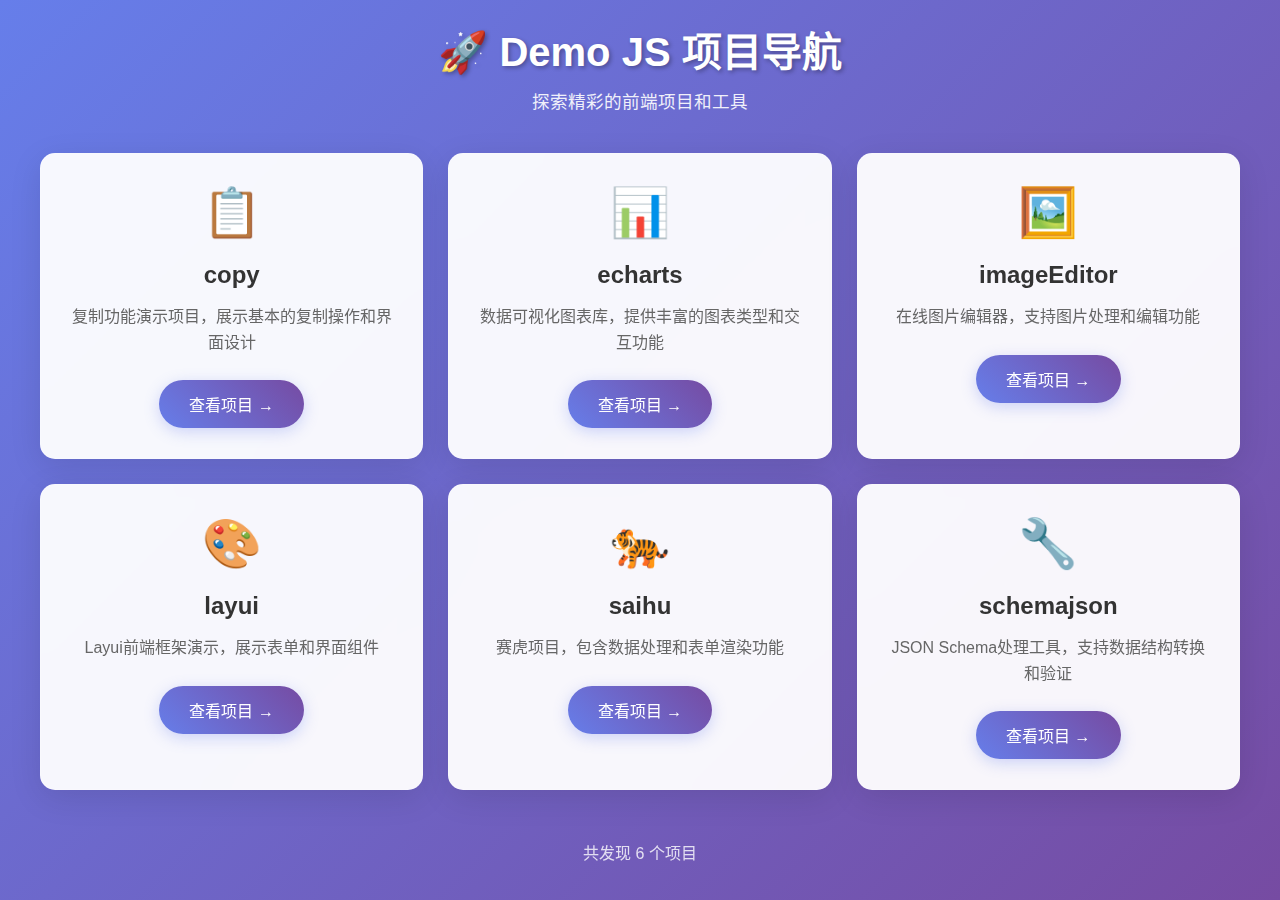
<file: index.html>
<!DOCTYPE html>
<html lang="zh-CN">
<head>
    <meta charset="UTF-8">
    <meta name="viewport" content="width=device-width, initial-scale=1.0">
    <title>项目导航 - Demo JS</title>
    <link rel="icon" type="image/svg+xml" href="favicon.svg">
    <style>
        * {
            margin: 0;
            padding: 0;
            box-sizing: border-box;
        }

        body {
            font-family: 'Segoe UI', Tahoma, Geneva, Verdana, sans-serif;
            background: linear-gradient(135deg, #667eea 0%, #764ba2 100%);
            min-height: 100vh;
            display: flex;
            flex-direction: column;
            align-items: center;
            padding: 20px;
        }

        .header {
            text-align: center;
            margin-bottom: 40px;
            color: white;
        }

        .header h1 {
            font-size: 2.5rem;
            margin-bottom: 10px;
            text-shadow: 2px 2px 4px rgba(0,0,0,0.3);
        }

        .header p {
            font-size: 1.1rem;
            opacity: 0.9;
        }

        .projects-container {
            display: grid;
            grid-template-columns: repeat(auto-fit, minmax(300px, 1fr));
            gap: 25px;
            max-width: 1200px;
            width: 100%;
        }

        .project-card {
            background: rgba(255, 255, 255, 0.95);
            border-radius: 15px;
            padding: 30px;
            text-align: center;
            transition: all 0.3s ease;
            box-shadow: 0 8px 32px rgba(0,0,0,0.1);
            backdrop-filter: blur(10px);
            border: 1px solid rgba(255, 255, 255, 0.2);
        }

        .project-card:hover {
            transform: translateY(-10px);
            box-shadow: 0 15px 40px rgba(0,0,0,0.2);
            background: rgba(255, 255, 255, 1);
        }

        .project-icon {
            font-size: 3rem;
            margin-bottom: 20px;
            color: #667eea;
        }

        .project-title {
            font-size: 1.5rem;
            font-weight: 600;
            color: #333;
            margin-bottom: 15px;
        }

        .project-description {
            color: #666;
            margin-bottom: 25px;
            line-height: 1.6;
        }

        .project-link {
            display: inline-block;
            background: linear-gradient(45deg, #667eea, #764ba2);
            color: white;
            text-decoration: none;
            padding: 12px 30px;
            border-radius: 25px;
            font-weight: 500;
            transition: all 0.3s ease;
            box-shadow: 0 4px 15px rgba(102, 126, 234, 0.3);
        }

        .project-link:hover {
            transform: translateY(-2px);
            box-shadow: 0 6px 20px rgba(102, 126, 234, 0.4);
        }

        .stats {
            margin-top: 50px;
            text-align: center;
            color: white;
            opacity: 0.8;
        }

        @media (max-width: 768px) {
            .header h1 {
                font-size: 2rem;
            }
            
            .projects-container {
                grid-template-columns: 1fr;
                gap: 20px;
            }
            
            .project-card {
                padding: 25px;
            }
        }

        .loading {
            text-align: center;
            color: white;
            font-size: 1.2rem;
            margin: 50px 0;
        }

        .error {
            text-align: center;
            color: #ff6b6b;
            background: rgba(255, 255, 255, 0.9);
            padding: 20px;
            border-radius: 10px;
            margin: 20px 0;
        }
    </style>
</head>
<body>
    <div class="header">
        <h1>🚀 Demo JS 项目导航</h1>
        <p>探索精彩的前端项目和工具</p>
    </div>

    <div id="loading" class="loading">正在加载项目列表...</div>
    <div id="error" class="error" style="display: none;"></div>
    <div id="projects" class="projects-container" style="display: none;"></div>

    <div class="stats">
        <p id="project-count"></p>
    </div>

    <script>
        // 项目描述映射
        const projectDescriptions = {
            'copy': '复制功能演示项目，展示基本的复制操作和界面设计',
            'echarts': '数据可视化图表库，提供丰富的图表类型和交互功能',
            'imageEditor': '在线图片编辑器，支持图片处理和编辑功能',
            'layui': 'Layui前端框架演示，展示表单和界面组件',
            'saihu': '赛虎项目，包含数据处理和表单渲染功能',
            'schemajson': 'JSON Schema处理工具，支持数据结构转换和验证'
        };

        // 项目图标映射
        const projectIcons = {
            'copy': '📋',
            'echarts': '📊',
            'imageEditor': '🖼️',
            'layui': '🎨',
            'saihu': '🐅',
            'schemajson': '🔧'
        };

        // 忽略的文件夹列表
        const ignoreFolders = ['.github', 'docs', 'node_modules', '.git', '.vscode'];

        async function loadProjects() {
            try {
                // 预定义的项目列表（基于实际扫描结果）
                const projects = ['copy', 'echarts', 'imageEditor', 'layui', 'saihu', 'schemajson'];
                
                // 直接显示所有预定义项目，不进行网络验证
                // 这样可以避免CORS和文件系统访问问题
                displayProjects(projects);
                
            } catch (error) {
                showError('加载项目列表失败: ' + error.message);
            }
        }

        function displayProjects(projects) {
            const loadingEl = document.getElementById('loading');
            const projectsEl = document.getElementById('projects');
            const projectCountEl = document.getElementById('project-count');

            if (projects.length === 0) {
                showError('没有找到可用的项目');
                return;
            }

            // 隐藏加载状态
            loadingEl.style.display = 'none';
            
            // 显示项目
            projectsEl.innerHTML = projects.map(project => `
                <div class="project-card">
                    <div class="project-icon">${projectIcons[project] || '📁'}</div>
                    <h3 class="project-title">${project}</h3>
                    <p class="project-description">${projectDescriptions[project] || '前端项目演示'}</p>
                    <a href="./${project}/index.html" class="project-link" target="_blank">
                        查看项目 →
                    </a>
                </div>
            `).join('');

            // 显示统计信息
            projectCountEl.textContent = `共发现 ${projects.length} 个项目`;
            
            // 显示项目容器
            projectsEl.style.display = 'grid';
        }

        function showError(message) {
            const loadingEl = document.getElementById('loading');
            const errorEl = document.getElementById('error');
            
            loadingEl.style.display = 'none';
            errorEl.textContent = message;
            errorEl.style.display = 'block';
        }

        // 页面加载完成后自动加载项目
        document.addEventListener('DOMContentLoaded', loadProjects);
    </script>
</body>
</html>
</file>
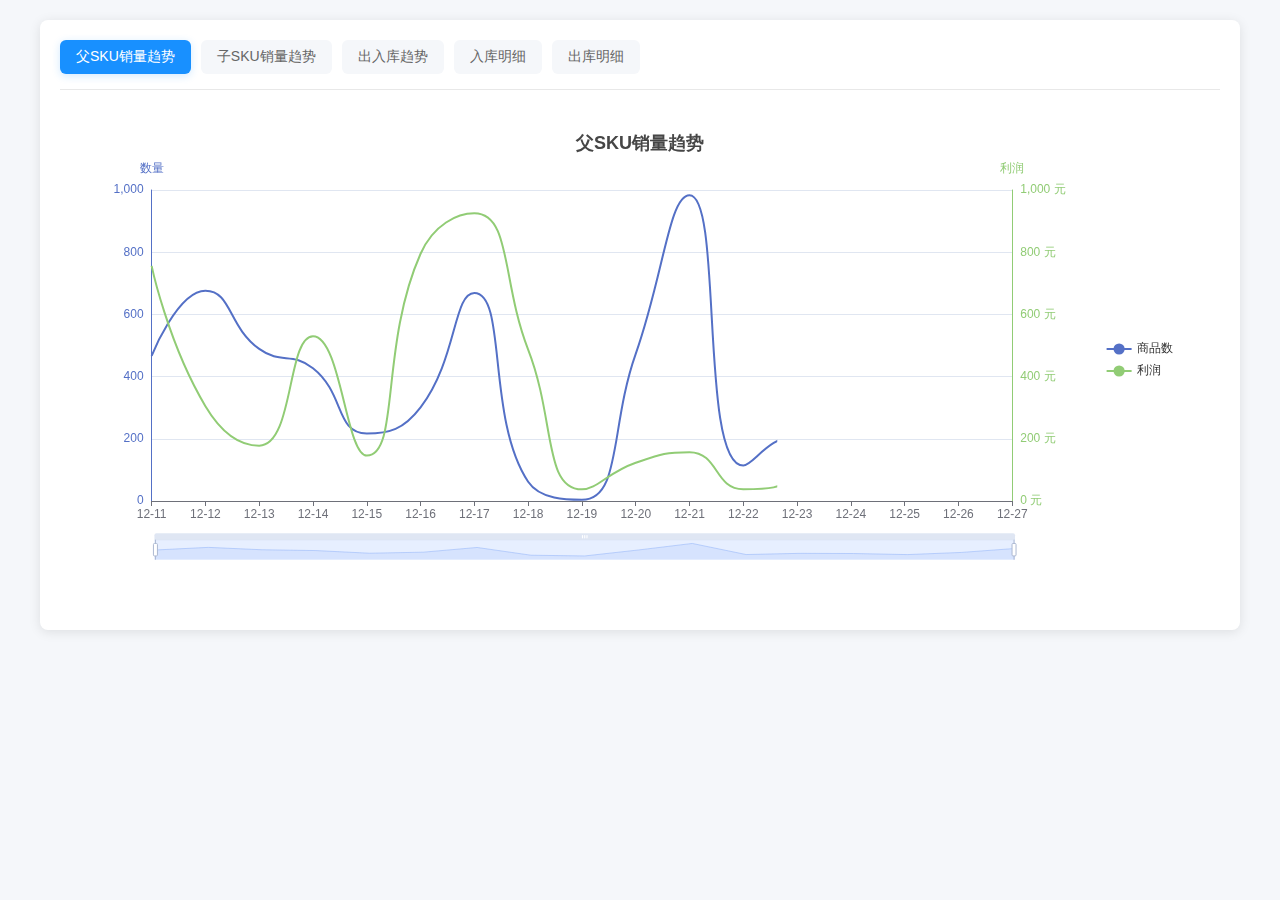
<file: echarts/index.html>
<!DOCTYPE html>
<html>

<head>
  <meta charset="UTF-8">
  <title>销量趋势图表</title>
  <meta name="viewport" content="width=device-width, initial-scale=1.0">
  <link rel="stylesheet" href="./style.css">
</head>

<body>
  <div class="container">
    <div class="tabs">
      <button class="tab active" onclick="switchTab('parent')">父SKU销量趋势</button>
      <button class="tab" onclick="switchTab('child')">子SKU销量趋势</button>
      <button class="tab" onclick="switchTab('stock')">出入库趋势</button>
      <button class="tab" onclick="switchTab('inStock')">入库明细</button>
      <button class="tab" onclick="switchTab('outStock')">出库明细</button>
    </div>
    <div id="skuSelector" class="sku-selector">
      <select onchange="switchSKU(this.value)"></select>
    </div>
    <div id="parentChart" class="chart-container active"></div>
    <div id="childChart" class="chart-container"></div>
    <div id="stockChart" class="chart-container"></div>
    <div id="inStockChart" class="chart-container"></div>
    <div id="outStockChart" class="chart-container"></div>
  </div>

  <!-- 先加载 ECharts -->
  <script src="./echarts.min.js"></script>
  <!-- 再加载业务代码 -->
  <script src="./chart.js"></script>
</body>

</html>
</file>
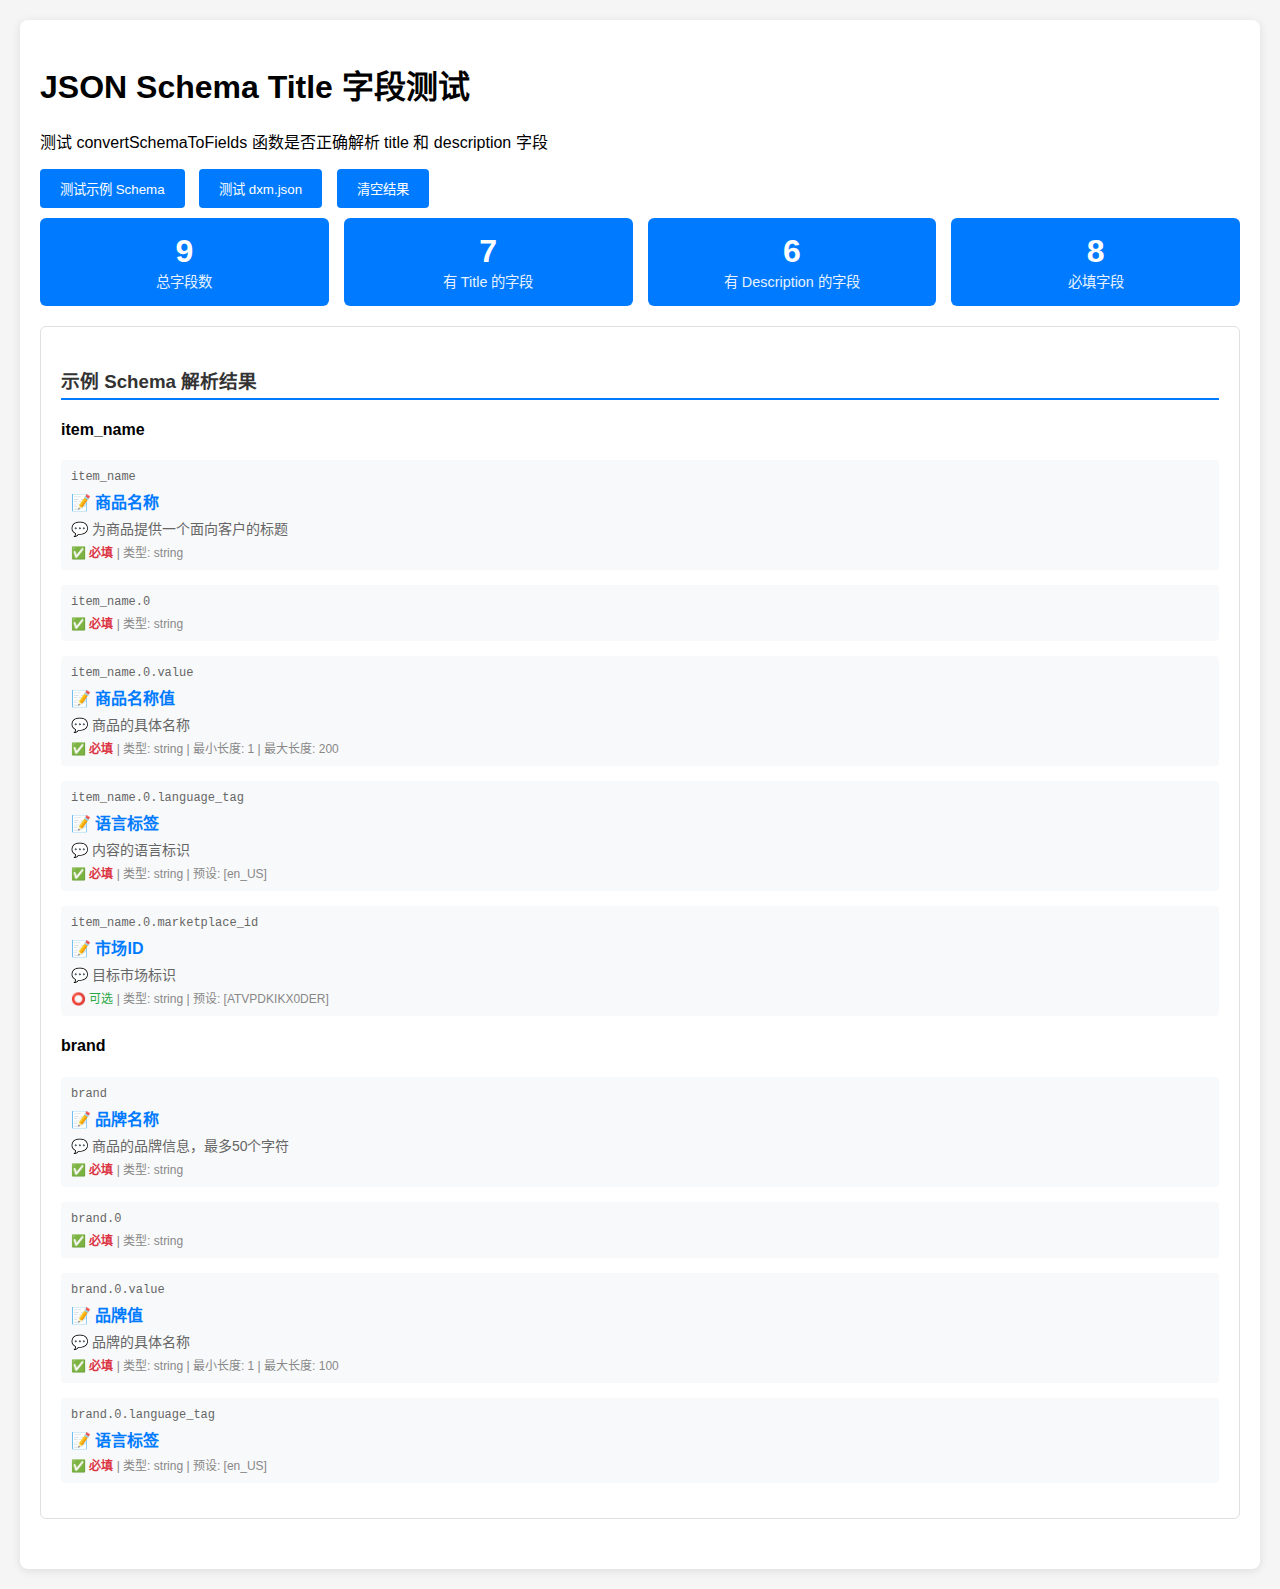
<file: saihu/test-title.html>
<!DOCTYPE html>
<html lang="zh-CN">
<head>
  <meta charset="UTF-8">
  <meta name="viewport" content="width=device-width, initial-scale=1.0">
  <title>测试 Title 字段功能</title>
  <style>
    body {
      font-family: Arial, sans-serif;
      margin: 20px;
      background: #f5f5f5;
    }
    
    .container {
      max-width: 1200px;
      margin: 0 auto;
      background: white;
      padding: 20px;
      border-radius: 8px;
      box-shadow: 0 2px 10px rgba(0,0,0,0.1);
    }
    
    .section {
      margin-bottom: 30px;
      padding: 20px;
      border: 1px solid #e0e0e0;
      border-radius: 6px;
    }
    
    .section h3 {
      color: #333;
      margin-bottom: 15px;
      border-bottom: 2px solid #007bff;
      padding-bottom: 5px;
    }
    
    .field-item {
      margin-bottom: 15px;
      padding: 10px;
      background: #f8f9fa;
      border-radius: 4px;
    }
    
    .field-name {
      font-family: 'Courier New', monospace;
      color: #666;
      font-size: 12px;
      margin-bottom: 5px;
    }
    
    .field-title {
      font-weight: bold;
      color: #007bff;
      margin-bottom: 5px;
    }
    
    .field-description {
      color: #666;
      font-size: 14px;
      margin-bottom: 5px;
    }
    
    .field-details {
      font-size: 12px;
      color: #888;
    }
    
    .required {
      color: #dc3545;
      font-weight: bold;
    }
    
    .optional {
      color: #28a745;
    }
    
    .btn {
      background: #007bff;
      color: white;
      border: none;
      padding: 10px 20px;
      border-radius: 4px;
      cursor: pointer;
      margin-right: 10px;
      margin-bottom: 10px;
    }
    
    .btn:hover {
      background: #0056b3;
    }
    
    .stats {
      display: grid;
      grid-template-columns: repeat(auto-fit, minmax(150px, 1fr));
      gap: 15px;
      margin-bottom: 20px;
    }
    
    .stat-card {
      background: #007bff;
      color: white;
      padding: 15px;
      border-radius: 6px;
      text-align: center;
    }
    
    .stat-number {
      font-size: 2em;
      font-weight: bold;
      display: block;
    }
    
    .stat-label {
      font-size: 0.9em;
      opacity: 0.9;
    }
  </style>
</head>
<body>
  <div class="container">
    <h1>JSON Schema Title 字段测试</h1>
    <p>测试 convertSchemaToFields 函数是否正确解析 title 和 description 字段</p>
    
    <div class="controls">
      <button class="btn" onclick="testExampleSchema()">测试示例 Schema</button>
      <button class="btn" onclick="testDxmSchema()">测试 dxm.json</button>
      <button class="btn" onclick="clearResults()">清空结果</button>
    </div>
    
    <div class="stats" id="statsContainer" style="display: none;">
      <div class="stat-card">
        <span class="stat-number" id="totalFields">0</span>
        <span class="stat-label">总字段数</span>
      </div>
      <div class="stat-card">
        <span class="stat-number" id="fieldsWithTitle">0</span>
        <span class="stat-label">有 Title 的字段</span>
      </div>
      <div class="stat-card">
        <span class="stat-number" id="fieldsWithDescription">0</span>
        <span class="stat-label">有 Description 的字段</span>
      </div>
      <div class="stat-card">
        <span class="stat-number" id="requiredFields">0</span>
        <span class="stat-label">必填字段</span>
      </div>
    </div>
    
    <div id="resultsContainer"></div>
  </div>

  <!-- 引入映射器脚本 -->
  <script src="js/schema-to-field-mapper-browser.js"></script>
  <script>
    // 示例 Schema
    const exampleSchema = {
      "$defs": {
        "marketplace_id": {
          "default": "ATVPDKIKX0DER",
          "type": "string",
          "enum": ["ATVPDKIKX0DER"],
          "enumNames": ["Amazon.com"]
        },
        "language_tag": {
          "default": "en_US",
          "type": "string",
          "enum": ["en_US"],
          "enumNames": ["English (United States)"]
        }
      },
      "required": ["item_name", "brand"],
      "properties": {
        "item_name": {
          "title": "商品名称",
          "description": "为商品提供一个面向客户的标题",
          "type": "array",
          "minItems": 1,
          "items": {
            "type": "object",
            "required": ["language_tag", "value"],
            "properties": {
              "value": {
                "title": "商品名称值",
                "description": "商品的具体名称",
                "type": "string",
                "minLength": 1,
                "maxLength": 200
              },
              "language_tag": {
                "title": "语言标签",
                "description": "内容的语言标识",
                "$ref": "#/$defs/language_tag"
              },
              "marketplace_id": {
                "title": "市场ID",
                "description": "目标市场标识",
                "$ref": "#/$defs/marketplace_id"
              }
            }
          }
        },
        "brand": {
          "title": "品牌名称",
          "description": "商品的品牌信息，最多50个字符",
          "type": "array",
          "minItems": 1,
          "items": {
            "type": "object",
            "required": ["language_tag", "value"],
            "properties": {
              "value": {
                "title": "品牌值",
                "description": "品牌的具体名称",
                "type": "string",
                "minLength": 1,
                "maxLength": 100
              },
              "language_tag": {
                "title": "语言标签",
                "$ref": "#/$defs/language_tag"
              }
            }
          }
        }
      }
    };
    
    // 测试示例 Schema
    function testExampleSchema() {
      console.log('测试示例 Schema...');
      const fields = convertSchemaToFields(exampleSchema);
      displayResults(fields, '示例 Schema 解析结果');
      updateStats(fields);
    }
    
    // 测试 dxm.json
    async function testDxmSchema() {
      try {
        console.log('加载 dxm.json...');
        const response = await fetch('./dxm.json');
        const schema = await response.json();
        
        console.log('解析 dxm.json...');
        const fields = convertSchemaToFields(schema);
        displayResults(fields, 'dxm.json 解析结果');
        updateStats(fields);
        
      } catch (error) {
        alert('加载 dxm.json 失败: ' + error.message);
      }
    }
    
    // 显示结果
    function displayResults(fields, title) {
      const container = document.getElementById('resultsContainer');
      
      let html = `<div class="section">
        <h3>${title}</h3>
      `;
      
      // 按字段路径分组
      const groups = {};
      fields.forEach(field => {
        const rootField = field.name.split('.')[0];
        if (!groups[rootField]) {
          groups[rootField] = [];
        }
        groups[rootField].push(field);
      });
      
      // 显示每个分组
      Object.keys(groups).forEach(groupName => {
        html += `<h4>${groupName}</h4>`;
        
        groups[groupName].forEach(field => {
          html += `
            <div class="field-item">
              <div class="field-name">${field.name}</div>
              ${field.title ? `<div class="field-title">📝 ${field.title}</div>` : ''}
              ${field.description ? `<div class="field-description">💬 ${field.description}</div>` : ''}
              <div class="field-details">
                <span class="${field.required ? 'required' : 'optional'}">
                  ${field.required ? '✅ 必填' : '⭕ 可选'}
                </span>
                | 类型: ${field.fieldType}
                ${field.minLength !== undefined ? ` | 最小长度: ${field.minLength}` : ''}
                ${field.maxLength !== undefined ? ` | 最大长度: ${field.maxLength}` : ''}
                ${field.options ? ` | 选项: [${field.options.join(', ')}]` : ''}
                ${field.tipsOptions ? ` | 预设: [${field.tipsOptions.join(', ')}]` : ''}
              </div>
            </div>
          `;
        });
      });
      
      html += '</div>';
      container.innerHTML = html;
    }
    
    // 更新统计信息
    function updateStats(fields) {
      const stats = {
        total: fields.length,
        withTitle: fields.filter(f => f.title).length,
        withDescription: fields.filter(f => f.description).length,
        required: fields.filter(f => f.required).length
      };
      
      document.getElementById('totalFields').textContent = stats.total;
      document.getElementById('fieldsWithTitle').textContent = stats.withTitle;
      document.getElementById('fieldsWithDescription').textContent = stats.withDescription;
      document.getElementById('requiredFields').textContent = stats.required;
      
      document.getElementById('statsContainer').style.display = 'grid';
      
      console.log('统计信息:', stats);
    }
    
    // 清空结果
    function clearResults() {
      document.getElementById('resultsContainer').innerHTML = '';
      document.getElementById('statsContainer').style.display = 'none';
    }
    
    // 页面加载完成后自动测试示例
    window.addEventListener('load', function() {
      testExampleSchema();
    });
  </script>
</body>
</html>
</file>
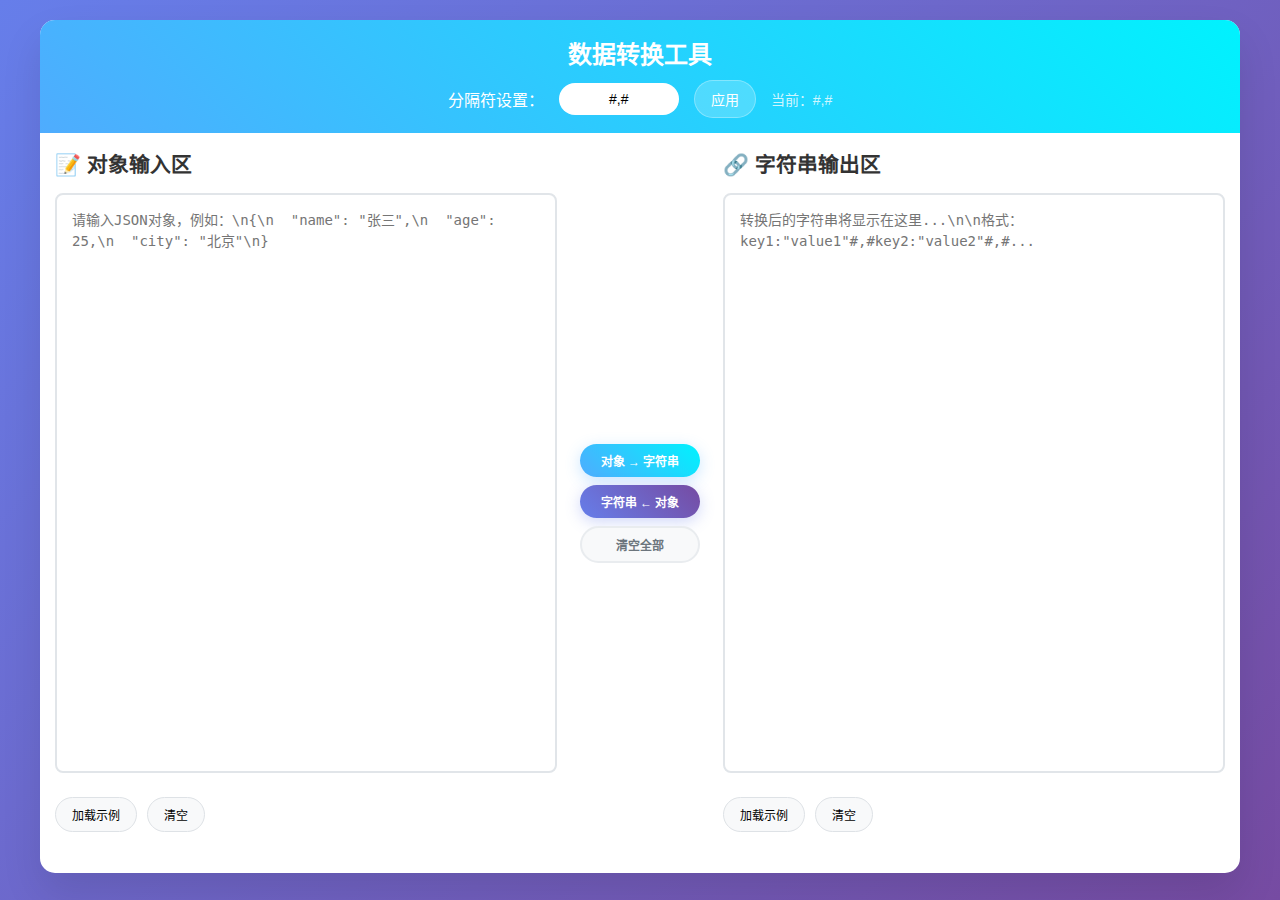
<file: schemajson/conv.html>
<!DOCTYPE html>
<html lang="zh-CN">
<head>
  <meta charset="UTF-8">
  <meta name="viewport" content="width=device-width, initial-scale=1.0">
  <title>数据转换工具</title>
  <style>
    * {
      margin: 0;
      padding: 0;
      box-sizing: border-box;
    }
    
    body {
      font-family: 'Microsoft YaHei', Arial, sans-serif;
      background: linear-gradient(135deg, #667eea 0%, #764ba2 100%);
      height: 100vh;
      padding: 20px;
      overflow: hidden;
    }
    
    .container {
      max-width: 1200px;
      margin: 0 auto;
      background: white;
      border-radius: 15px;
      box-shadow: 0 20px 40px rgba(0,0,0,0.1);
      overflow: hidden;
    }
    
    .header {
      background: linear-gradient(45deg, #4facfe 0%, #00f2fe 100%);
      color: white;
      padding: 15px;
      text-align: center;
    }
    
    .header h1 {
      font-size: 2.5em;
      margin-bottom: 10px;
      font-weight: 300;
    }
    
    .header p {
      font-size: 1.1em;
      opacity: 0.9;
    }
    
    .main-content {
      display: flex;
      height: calc(100vh - 160px);
      align-items: stretch;
    }
    
    .input-section {
      flex: 1;
      padding: 15px;
    }
    
    .output-section {
      flex: 1;
      padding: 15px;
    }
    
    .section-title {
      font-size: 1.3em;
      color: #333;
      margin-bottom: 15px;
      font-weight: 600;
    }
    
    .textarea-container {
      position: relative;
      margin-bottom: 20px;
    }
    
    textarea {
      width: 100%;
      height: calc(100vh - 320px);
      min-height: 300px;
      max-height: calc(100vh - 320px);
      padding: 15px;
      border: 2px solid #e1e5e9;
      border-radius: 8px;
      font-family: 'Consolas', 'Monaco', monospace;
      font-size: 14px;
      line-height: 1.5;
      resize: none;
      transition: border-color 0.3s ease;
      overflow-y: auto;
    }
    
    textarea:focus {
      outline: none;
      border-color: #4facfe;
      box-shadow: 0 0 0 3px rgba(79, 172, 254, 0.1);
    }
    
    .controls {
      display: flex;
      flex-direction: column;
      gap: 8px;
      padding: 10px 8px;
      align-items: center;
      justify-content: center;
      min-width: 120px;
    }
    
    .btn {
      padding: 8px 16px;
      border: none;
      border-radius: 20px;
      font-size: 12px;
      font-weight: 600;
      cursor: pointer;
      transition: all 0.3s ease;
      width: 120px;
      text-align: center;
    }
    
    .btn-primary {
      background: linear-gradient(45deg, #4facfe 0%, #00f2fe 100%);
      color: white;
      box-shadow: 0 4px 15px rgba(79, 172, 254, 0.3);
    }
    
    .btn-primary:hover {
      transform: translateY(-2px);
      box-shadow: 0 6px 20px rgba(79, 172, 254, 0.4);
    }
    
    .btn-secondary {
      background: linear-gradient(45deg, #667eea 0%, #764ba2 100%);
      color: white;
      box-shadow: 0 4px 15px rgba(102, 126, 234, 0.3);
    }
    
    .btn-secondary:hover {
      transform: translateY(-2px);
      box-shadow: 0 6px 20px rgba(102, 126, 234, 0.4);
    }
    
    .btn-clear {
      background: #f8f9fa;
      color: #6c757d;
      border: 2px solid #e9ecef;
    }
    
    .btn-clear:hover {
      background: #e9ecef;
      color: #495057;
    }
    
    .example-buttons {
      display: flex;
      gap: 10px;
      margin-top: 15px;
      flex-wrap: wrap;
    }
    
    .btn-example {
      padding: 8px 16px;
      background: #f8f9fa;
      border: 1px solid #dee2e6;
      border-radius: 20px;
      font-size: 12px;
      cursor: pointer;
      transition: all 0.3s ease;
    }
    
    .btn-example:hover {
      background: #e9ecef;
      border-color: #adb5bd;
    }
    
    .status {
      margin-top: 15px;
      padding: 10px;
      border-radius: 5px;
      font-size: 14px;
      display: none;
    }
    
    .status.success {
      background: #d4edda;
      color: #155724;
      border: 1px solid #c3e6cb;
    }
    
    .status.error {
      background: #f8d7da;
      color: #721c24;
      border: 1px solid #f5c6cb;
    }
    
    @media (max-width: 768px) {
      .main-content {
        flex-direction: column;
      }
      
      .input-section {
        border-bottom: none;
      }
      
      .controls {
        flex-direction: row;
        justify-content: center;
        margin: 15px 0;
        gap: 10px;
      }
    }
  </style>
</head>
<body>
  <div class="container">
    <div class="header">
      <h2>数据转换工具</h2>
      <div style="margin-top: 10px; display: flex; align-items: center; justify-content: center; gap: 15px; flex-wrap: wrap;">
        <label style="color: white; font-weight: 500;">分隔符设置：</label>
        <input type="text" id="separatorInput" value="#,#" 
               style="padding: 8px 12px; border: none; border-radius: 20px; font-size: 14px; width: 120px; text-align: center;"
               placeholder="输入分隔符">
        <button onclick="updateSeparator()" 
                style="padding: 8px 16px; background: rgba(255,255,255,0.2); color: white; border: 1px solid rgba(255,255,255,0.3); border-radius: 20px; cursor: pointer; font-size: 14px; transition: all 0.3s ease;"
                onmouseover="this.style.background='rgba(255,255,255,0.3)'" 
                onmouseout="this.style.background='rgba(255,255,255,0.2)'">应用</button>
        <span id="currentSeparator" style="color: rgba(255,255,255,0.8); font-size: 14px;">当前：#,#</span>
      </div>
    </div>
    
    <div class="main-content">
      <div class="input-section">
        <h3 class="section-title">📝 对象输入区</h3>
        <div class="textarea-container">
          <textarea id="objectInput" placeholder='请输入JSON对象，例如：\n{\n  "name": "张三",\n  "age": 25,\n  "city": "北京"\n}'></textarea>
        </div>
        <div class="example-buttons">
          <button class="btn-example" onclick="loadObjectExample()">加载示例</button>
          <button class="btn-example" onclick="clearObject()">清空</button>
        </div>
        <div id="objectStatus" class="status"></div>
      </div>
      
      <div class="controls">
        <button class="btn btn-primary" onclick="convertToString()">
          对象 → 字符串
        </button>
        <button class="btn btn-secondary" onclick="convertToObject()">
          字符串 ← 对象
        </button>
        <button class="btn btn-clear" onclick="clearAll()">
          清空全部
        </button>
      </div>
      
      <div class="output-section">
        <h3 class="section-title">🔗 字符串输出区</h3>
        <div class="textarea-container">
          <textarea id="stringOutput" placeholder='转换后的字符串将显示在这里...\n\n格式：key1:"value1"#,#key2:"value2"#,#...'></textarea>
        </div>
        <div class="example-buttons">
          <button class="btn-example" onclick="loadStringExample()">加载示例</button>
          <button class="btn-example" onclick="clearString()">清空</button>
        </div>
        <div id="stringStatus" class="status"></div>
      </div>
    </div>
  </div>
  
  <script src="./js/convert.js"></script>
  <script>
    // 全局分隔符变量
    let currentSeparator = '#,#';
    
    // 显示状态信息
    function showStatus(elementId, message, type = 'success') {
      const statusEl = document.getElementById(elementId);
      statusEl.textContent = message;
      statusEl.className = `status ${type}`;
      statusEl.style.display = 'block';
      
      setTimeout(() => {
        statusEl.style.display = 'none';
      }, 3000);
    }
    
    // 更新分隔符
    function updateSeparator() {
      const separatorInput = document.getElementById('separatorInput');
      const newSeparator = separatorInput.value.trim();
      
      if (!newSeparator) {
        alert('分隔符不能为空！');
        separatorInput.value = currentSeparator;
        return;
      }
      
      currentSeparator = newSeparator;
      document.getElementById('currentSeparator').textContent = `当前：${currentSeparator}`;
      
      // 更新placeholder提示
      const stringOutput = document.getElementById('stringOutput');
      stringOutput.placeholder = `转换后的字符串将显示在这里...\n\n格式：key1:"value1"${currentSeparator}key2:"value2"${currentSeparator}...`;
      
      showStatus('objectStatus', `分隔符已更新为：${currentSeparator}`, 'success');
      showStatus('stringStatus', `分隔符已更新为：${currentSeparator}`, 'success');
    }
    
    // 自定义对象转字符串函数（支持自定义分隔符）
    function convertObjectToStringCustom(obj, separator) {
      const parts = [];
      
      for (const key in obj) {
        if (obj.hasOwnProperty(key)) {
          const valueStr = JSON.stringify(obj[key]);
          const escapedValue = valueStr.replace(/"/g, '\\"');
          parts.push(`${key}:${escapedValue}`);
        }
      }
      
      return parts.join(separator);
    }
    
    // 自定义字符串转对象函数（支持自定义分隔符）
    function convertStringToObjectCustom(str, separator) {
      const pairs = str.split(separator);
      const result = {};
      
      pairs.forEach((pair) => {
        const colonIndex = pair.indexOf(':');
        if (colonIndex === -1) return;
        
        const key = pair.substring(0, colonIndex);
        const valueStr = pair.substring(colonIndex + 1);
        
        try {
          const value = JSON.parse(valueStr);
          result[key] = value;
        } catch (e) {
          result[key] = valueStr;
          console.error(`解析 ${key} 时出错:`, e);
        }
      });
      
      return result;
    }
    
    // 对象转字符串
     function convertToString() {
       const objectInput = document.getElementById('objectInput');
       const stringOutput = document.getElementById('stringOutput');
       
       try {
         const inputText = objectInput.value.trim();
         if (!inputText) {
           showStatus('objectStatus', '请输入要转换的对象', 'error');
           return;
         }
         
         // 解析JSON对象
         const obj = JSON.parse(inputText);
         
         // 调用自定义转换函数
         const result = convertObjectToStringCustom(obj, currentSeparator);
         
         // 显示结果
         stringOutput.value = result;
         showStatus('objectStatus', `转换成功！使用分隔符：${currentSeparator}`, 'success');
         showStatus('stringStatus', '已生成转换结果', 'success');
         
       } catch (error) {
         showStatus('objectStatus', '输入的不是有效的JSON对象：' + error.message, 'error');
       }
     }
    
    // 字符串转对象
     function convertToObject() {
       const stringOutput = document.getElementById('stringOutput');
       const objectInput = document.getElementById('objectInput');
       
       try {
         const inputText = stringOutput.value.trim();
         if (!inputText) {
           showStatus('stringStatus', '请输入要转换的字符串', 'error');
           return;
         }
         
         // 调用自定义转换函数
         const result = convertStringToObjectCustom(inputText, currentSeparator);
         
         // 显示结果
         objectInput.value = JSON.stringify(result, null, 2);
         showStatus('stringStatus', `转换成功！使用分隔符：${currentSeparator}`, 'success');
         showStatus('objectStatus', '已生成转换结果', 'success');
         
       } catch (error) {
         showStatus('stringStatus', '转换失败：' + error.message, 'error');
       }
     }
    
    // 加载对象示例
    function loadObjectExample() {
      const objectInput = document.getElementById('objectInput');
      const example = {
        "name": "张三",
        "age": 25,
        "city": "北京",
        "hobbies": ["读书", "游泳", "编程"],
        "isStudent": false
      };
      objectInput.value = JSON.stringify(example, null, 2);
      showStatus('objectStatus', '已加载示例数据', 'success');
    }
    
    // 加载字符串示例
     function loadStringExample() {
       const stringOutput = document.getElementById('stringOutput');
       // 使用当前分隔符生成示例
       const exampleObj = {
         "name": "李四",
         "age": 30,
         "city": "上海",
         "hobbies": ["音乐", "旅行"],
         "isStudent": true
       };
       const example = convertObjectToStringCustom(exampleObj, currentSeparator);
       stringOutput.value = example;
       showStatus('stringStatus', `已加载示例数据（分隔符：${currentSeparator}）`, 'success');
     }
    
    // 清空对象区域
    function clearObject() {
      document.getElementById('objectInput').value = '';
      showStatus('objectStatus', '已清空对象输入区', 'success');
    }
    
    // 清空字符串区域
    function clearString() {
      document.getElementById('stringOutput').value = '';
      showStatus('stringStatus', '已清空字符串输出区', 'success');
    }
    
    // 清空全部
    function clearAll() {
      document.getElementById('objectInput').value = '';
      document.getElementById('stringOutput').value = '';
      showStatus('objectStatus', '已清空所有内容', 'success');
      showStatus('stringStatus', '已清空所有内容', 'success');
    }
  </script>
</body>
</html>
</file>
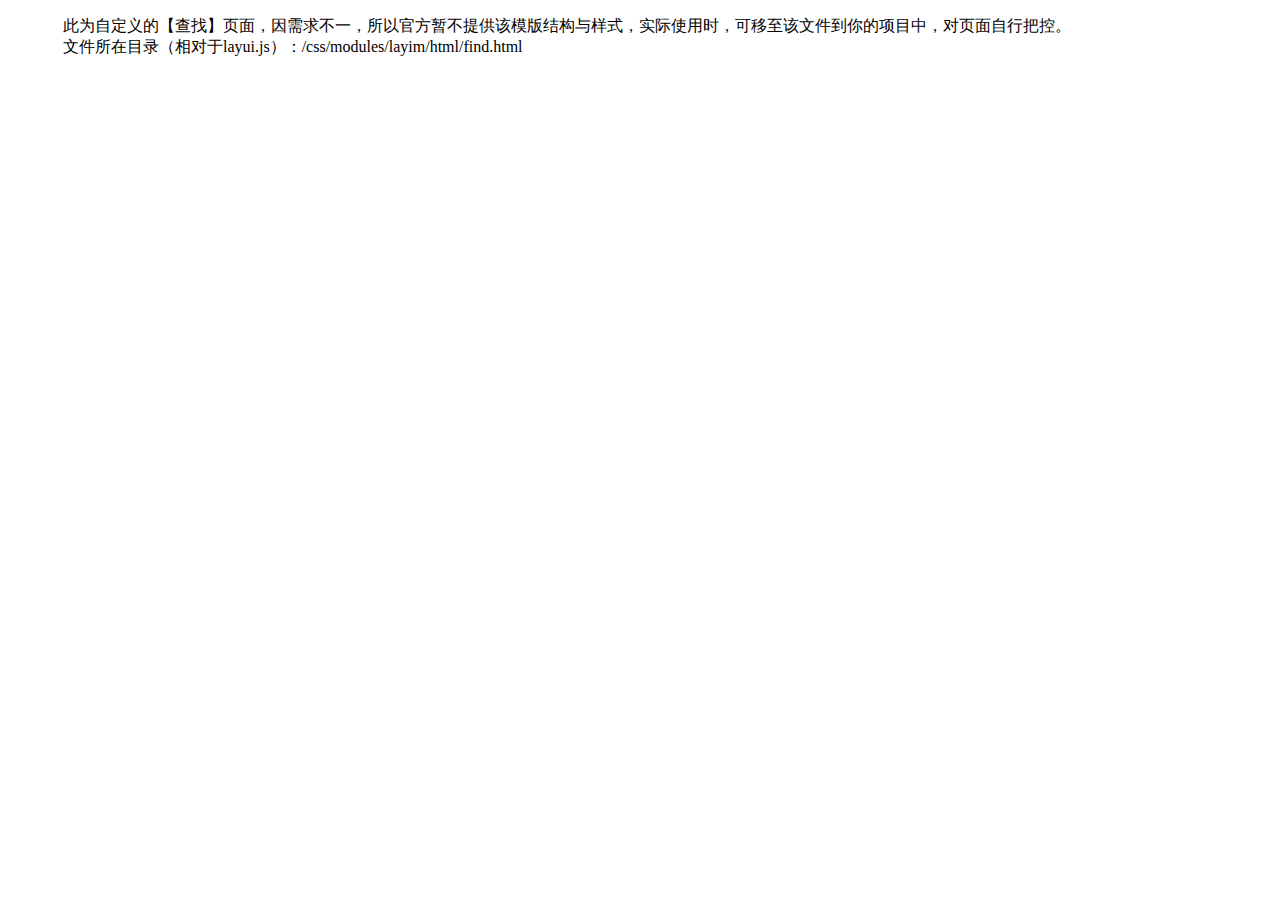
<file: layui/css/modules/layim/html/find.html>
<!DOCTYPE html>
<html>
<head>
<meta charset="utf-8">
<meta name="viewport" content="width=device-width, initial-scale=1, maximum-scale=1">
<title>发现</title>

<link rel="stylesheet" href="http://local.res.layui.com/layui/src/css/layui.css">
<style>

</style>
</head>
<body>

<div style="margin: 15px;">
  <blockquote class="layui-elem-quote">此为自定义的【查找】页面，因需求不一，所以官方暂不提供该模版结构与样式，实际使用时，可移至该文件到你的项目中，对页面自行把控。
  <br>文件所在目录（相对于layui.js）：/css/modules/layim/html/find.html</blockquote>
</div>



<script src="http://local.res.layui.com/layui/src/layui.js"></script>
<script>
layui.use(['layim', 'laypage'], function(){
  var layim = layui.layim
  ,layer = layui.layer
  ,laytpl = layui.laytpl
  ,$ = layui.jquery
  ,laypage = layui.laypage;
  
  //一些添加好友请求之类的交互参见文档
  
});
</script>
</body>
</html>
</file>
<file: echarts/style.css>
/* 基础样式重置 */
* {
  margin: 0;
  padding: 0;
  box-sizing: border-box;
}

body {
  font-family: -apple-system, BlinkMacSystemFont, 'Segoe UI', Roboto, 'Helvetica Neue', Arial, sans-serif;
  background-color: #f5f7fa;
  color: #333;
}

/* 容器样式 */
.container {
  max-width: 1200px;
  margin: 20px auto;
  padding: 20px;
  background: #fff;
  border-radius: 8px;
  box-shadow: 0 2px 12px rgba(0, 0, 0, 0.1);
  overflow-x: auto;
  display: flex;
  flex-direction: column;
}

/* 标签页样式 */
.tabs {
  display: flex;
  gap: 10px;
  margin-bottom: 20px;
  padding-bottom: 15px;
  border-bottom: 1px solid #e8e8e8;
}

.tab {
  padding: 8px 16px;
  border: none;
  background: #f5f7fa;
  color: #666;
  cursor: pointer;
  border-radius: 6px;
  font-size: 14px;
  font-weight: 500;
  transition: all 0.3s ease;
  outline: none;
}

.tab:hover {
  background: #e6f7ff;
  color: #1890ff;
}

.tab.active {
  background: #1890ff;
  color: white;
  box-shadow: 0 2px 8px rgba(24, 144, 255, 0.2);
}

/* 图表容器样式 */
.chart-container {
  width: 100%;
  height: 500px !important;
  border-radius: 8px;
  background: #fff;
  padding: 20px;
  transition: all 0.3s ease;
  min-width: 800px;
  display: none;
  /* 默认隐藏所有图表 */
}

.chart-container.active {
  display: block;
  /* 只显示激活的图表 */
}

/* SKU选择器样式 */
.sku-selector {
  display: none;
  margin-bottom: 20px;
  padding: 0 20px;
}

.sku-selector.active {
  display: block;
}

.sku-selector select {
  width: 200px;
  padding: 8px;
  border: 1px solid #ddd;
  border-radius: 4px;
  outline: none;
  font-size: 14px;
}

.sku-selector select:hover {
  border-color: #1890ff;
}
</file>
